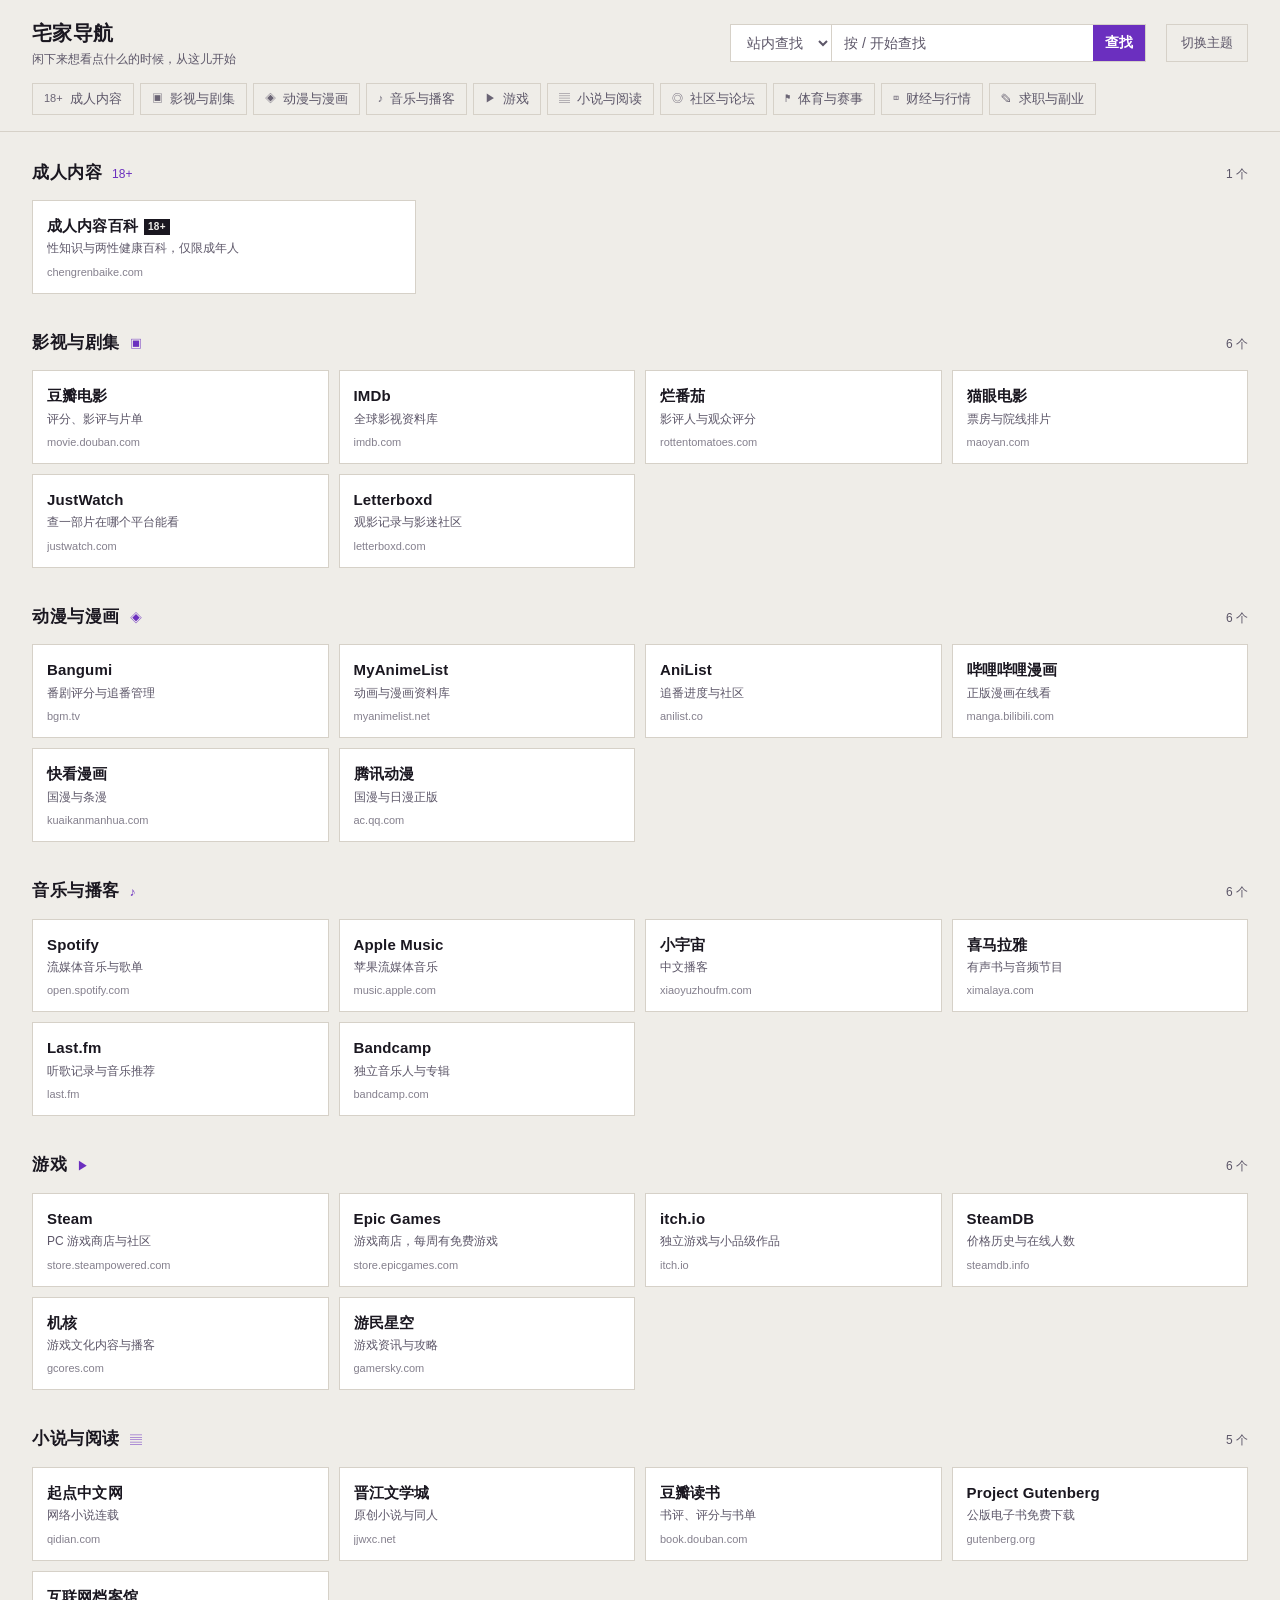
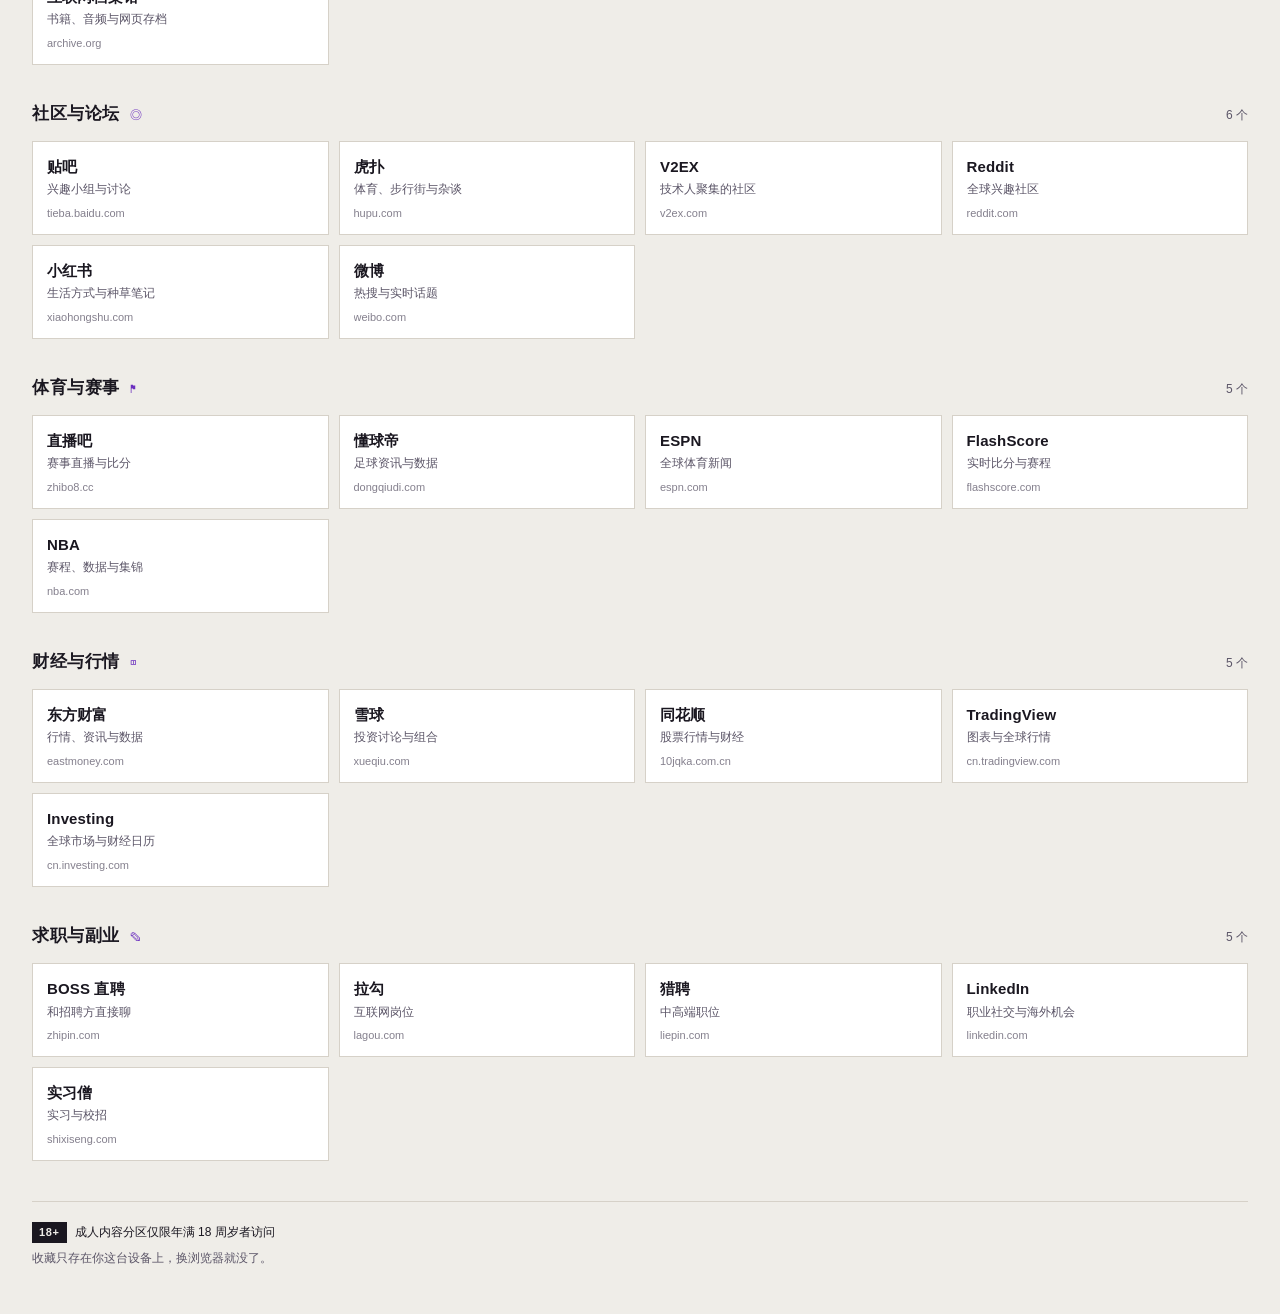
<file: index.html>
<!doctype html>
<html lang="zh-CN">
<head>
<meta charset="utf-8">
<meta name="viewport" content="width=device-width,initial-scale=1">
<title>宅家导航 - 影视动漫游戏与阅读网址分类</title>
<meta name="description" content="按分类整理的休闲网址：影视剧集、动漫漫画、音乐播客、游戏、小说阅读、社区论坛、体育赛事、财经行情与求职，支持站内查找和本地收藏。含成人内容分区，仅限 18 周岁及以上访问。">

<!-- ↓ 镜像站取消这一行注释，主力站保持注释。详见 README.md
     只开 noindex,follow。别再加指向别处的 canonical：
     两个信号矛盾，canonical 会把 noindex 一并传过去。 -->
<!-- <meta name="robots" content="noindex,follow"> -->

<meta property="og:type" content="website">
<meta property="og:locale" content="zh_CN">
<meta property="og:title" content="宅家导航 - 影视动漫游戏与阅读网址分类">
<meta property="og:description" content="影视、动漫、音乐、游戏、小说与社区的分类网址，支持站内查找和本地收藏。">
<meta name="referrer" content="no-referrer-when-downgrade">
<link rel="stylesheet" href="style.css">
</head>
<body>

<!-- 脚本没起来时的兜底。app.js 一启动就会把它藏掉。
     noscript 只管「禁用了 JS」，管不了「JS 开着但 app.js 被拦截」。 -->
<div class="boot">
  <h2>页面没能加载完整</h2>
  <p>刷新一下通常就好。如果反复这样，可能是拦截插件挡掉了本页的脚本。</p>
</div>

<noscript>
  <div class="boot">
    <h2>需要开启 JavaScript</h2>
    <p>本页的分类和查找功能依赖脚本。</p>
  </div>
</noscript>

<div id="shell" class="shell" hidden>

  <header class="top">
    <div class="top-row">
      <!-- 用 h1 而不是 strong：整页的标题层级要从 1 开始，
           否则文档大纲直接从 h2 起步，读屏器的标题导航会断档。 -->
      <div class="brand">
        <h1 class="brand-name" id="brand-name">宅家导航</h1>
        <span id="brand-tag"></span>
      </div>

      <form id="find-form" class="find" role="search">
        <label class="sr-only" for="engine">查找方式</label>
        <select id="engine">
          <option value="local">站内查找</option>
          <option value="baidu">百度</option>
          <option value="bing">Bing</option>
          <option value="google">Google</option>
        </select>
        <label class="sr-only" for="find">关键词</label>
        <input id="find" type="search" placeholder="按 / 开始查找" autocomplete="off" spellcheck="false">
        <button type="submit">查找</button>
      </form>

      <!-- aria-label 里必须包含可见文字「切换主题」，
           否则语音控制说「点击切换主题」匹配不上（WCAG 2.5.3）。
           app.js 会把它更新成「切换主题，当前浅色 / 当前深色」。 -->
      <button type="button" id="theme" class="theme" aria-label="切换主题">切换主题</button>
    </div>

    <nav id="chips" class="chips" aria-label="分类"></nav>
  </header>

  <main class="main">
    <section id="fav-block" class="block" hidden aria-labelledby="fav-title">
      <div class="block-head">
        <h2 id="fav-title">常用</h2>
        <span class="tally" id="fav-tally"></span>
      </div>
      <div id="fav-grid" class="grid"></div>
    </section>

    <div id="groups"></div>

    <p id="empty" class="empty" hidden></p>

    <footer class="foot">
      <p class="foot-age"><span class="mark">18+</span> 成人内容分区仅限年满 18 周岁者访问</p>
      <p class="foot-note" id="foot-note"></p>
    </footer>
  </main>
</div>

<!-- 成人条目的点击确认。只拦那一条，其余链接照常直达。 -->
<div id="ask" class="ask" role="dialog" aria-modal="true" aria-labelledby="ask-title" hidden>
  <div class="ask-panel">
    <p class="mark-row"><span class="mark">18+</span></p>
    <h2 id="ask-title">这是成人内容</h2>
    <p class="ask-body">你正要打开 <span id="ask-name"></span>，内容面向成年人。请确认你已满 18 周岁。</p>
    <div class="ask-actions">
      <button type="button" id="ask-ok" class="btn">我已满 18 周岁，继续</button>
      <button type="button" id="ask-no" class="btn btn-quiet">取消</button>
    </div>
    <p class="ask-fine">确认结果只存在这台设备的浏览器里，下次不再询问。</p>
  </div>
</div>

<script src="sites.js"></script>
<script src="app.js"></script>
</body>
</html>
</file>
<file: style.css>
/* 宅家导航 ---------------------------------------------------
   第四套视觉。和前三个项目刻意区分：
   baike-nav 深李木墨 + 黄铜 + 宋体 + 目录引点线
   nav-hub   冷灰 + 正红 + 黑体重字 + 大块标识条
   changyong 深靛蓝 + 青绿 + 左侧栏 + 无框密排
   本站      浅暖底 + 浓紫 + 顶部吸附分类条 + 有框平铺卡片

   全站只有一个强调色（紫）。18+ 角标不另起颜色，
   用墨黑反白 —— 重音只花在一个地方。 */

:root {
  color-scheme: light dark;

  --ground: #EFEDE8;
  --panel:  #FFFFFF;
  --ink:    #1A1720;
  --muted:  #5C5668;
  --line:   #D6D1C8;
  --accent: #6B2FBF;
  --on-accent: #FFFFFF;

  --sans: "PingFang SC", "Microsoft YaHei", "Hiragino Sans GB", "Noto Sans SC", sans-serif;
}

/* 手动切到浅色时也要显式声明：系统是深色的话，
   UA 画的滚动条、select 弹出层、搜索框清除按钮会继续用深色，
   压在已经变白的背景上就看不见了。 */
[data-theme="light"] { color-scheme: light; }

[data-theme="dark"] {
  color-scheme: dark;
  --ground: #17151C;
  --panel:  #211E29;
  --ink:    #EDEAF2;
  --muted:  #A69EB4;
  --line:   #322D3D;
  --accent: #B894FF;
  --on-accent: #1A1226;
}

*, *::before, *::after { box-sizing: border-box; }

html { -webkit-text-size-adjust: 100%; }

body {
  margin: 0;
  background: var(--ground);
  color: var(--ink);
  font-family: var(--sans);
  font-size: 16px;
  line-height: 1.55;
}

a { color: inherit; text-decoration: none; }

.sr-only {
  position: absolute; width: 1px; height: 1px;
  margin: -1px; padding: 0; overflow: hidden;
  clip: rect(0 0 0 0); white-space: nowrap; border: 0;
}

:focus-visible { outline: 2px solid var(--accent); outline-offset: 2px; }

.shell[hidden] { display: none; }

/* 顶部：吸附的品牌 + 查找 + 分类条 ------------------------- */

.top {
  position: sticky;
  top: 0;
  z-index: 10;
  background: var(--ground);
  border-bottom: 1px solid var(--line);
  padding: 1.125rem 2rem .5rem;
}

.top-row {
  display: flex;
  align-items: center;
  gap: 1.25rem;
  flex-wrap: wrap;
  margin-bottom: .875rem;
}

.brand { flex: none; margin-right: auto; }

.brand-name {
  display: block;
  font-size: 1.25rem;
  font-weight: 700;
  letter-spacing: .02em;
  margin: 0;
}

.brand span {
  display: block;
  margin-top: .0625rem;
  font-size: .75rem;
  color: var(--muted);
}

.find {
  display: flex;
  flex: 0 1 26rem;
  min-width: 0;
  border: 1px solid var(--line);
  background: var(--panel);
}

.find:focus-within { border-color: var(--accent); }

.find select, .find input, .find button {
  font-family: inherit;
  font-size: .875rem;
  border: 0;
  background: transparent;
  color: var(--ink);
  padding: .5625rem .75rem;
}

.find select {
  flex: none;
  border-right: 1px solid var(--line);
  color: var(--muted);
  cursor: pointer;
}

.find input { flex: 1 1 auto; min-width: 0; }
.find input::placeholder { color: var(--muted); }

.find button {
  flex: none;
  background: var(--accent);
  color: var(--on-accent);
  font-weight: 600;
  cursor: pointer;
}

.theme {
  flex: none;
  font-family: inherit;
  font-size: .8125rem;
  padding: .5625rem .875rem;
  border: 1px solid var(--line);
  background: transparent;
  color: var(--muted);
  cursor: pointer;
  transition: color .14s ease, border-color .14s ease;
}

.theme:hover { color: var(--ink); border-color: var(--ink); }

/* 分类条：横向滚动的标签，取代左侧栏 */

.chips {
  display: flex;
  gap: .375rem;
  overflow-x: auto;
  padding-bottom: .5rem;
  scrollbar-width: thin;
}

.chip {
  flex: none;
  display: inline-flex;
  align-items: center;
  gap: .4375rem;
  padding: .3125rem .6875rem;
  font-size: .8125rem;
  color: var(--muted);
  border: 1px solid var(--line);
  white-space: nowrap;
  transition: color .14s ease, border-color .14s ease;
}

.chip:hover, .chip:focus-visible { color: var(--ink); border-color: var(--ink); }

.chip[aria-current="true"] {
  color: var(--on-accent);
  background: var(--accent);
  border-color: var(--accent);
}

.chip-glyph { font-size: .6875rem; opacity: .9; }

/* 主区 ------------------------------------------------------ */

.main { padding: 1.75rem 2rem 2.5rem; }

.block { margin-bottom: 2.25rem; scroll-margin-top: 7.5rem; }

.block-head {
  display: flex;
  align-items: baseline;
  gap: .625rem;
  margin-bottom: .875rem;
}

.block-head h2 {
  font-size: 1.0625rem;
  font-weight: 700;
  letter-spacing: .03em;
  margin: 0;
}

.block-glyph { font-size: .75rem; color: var(--accent); }

/* 条目数是信息，不是装饰 */
.tally { margin-left: auto; font-size: .75rem; color: var(--muted); }

/* 条目卡片：平的，无圆角无投影 ----------------------------- */

.grid {
  display: grid;
  grid-template-columns: repeat(auto-fill, minmax(15rem, 1fr));
  gap: .625rem;
}

.grid[data-single] { grid-template-columns: minmax(0, 24rem); }

.item {
  position: relative;
  background: var(--panel);
  border: 1px solid var(--line);
  transition: border-color .14s ease;
}

.item:hover, .item:focus-within { border-color: var(--accent); }

.item-link { display: block; padding: .8125rem 2rem .75rem .875rem; }

.item-name {
  display: block;
  font-size: .9375rem;
  font-weight: 600;
  letter-spacing: .01em;
}

.item-note {
  display: block;
  margin-top: .125rem;
  font-size: .75rem;
  color: var(--muted);
  overflow: hidden;
  text-overflow: ellipsis;
  white-space: nowrap;
}

/* 域名常驻显示：点进去之前就知道要去哪 */
.item-host {
  display: block;
  margin-top: .375rem;
  font-size: .6875rem;
  color: var(--muted);
  opacity: .75;
  overflow: hidden;
  text-overflow: ellipsis;
  white-space: nowrap;
}

.item-link:hover .item-name,
.item-link:focus-visible .item-name { color: var(--accent); }

/* 18+ 角标不另起颜色：墨黑反白，重音只花在紫色上 */
.item-badge {
  display: inline-block;
  margin-left: .375rem;
  padding: 0 .25rem;
  background: var(--ink);
  color: var(--ground);
  font-size: .625rem;
  font-weight: 700;
  letter-spacing: .04em;
  vertical-align: .08em;
}

/* 收藏星 */

.star {
  position: absolute;
  top: .5rem;
  right: .375rem;
  width: 1.5rem;
  height: 1.5rem;
  padding: 0;
  border: 0;
  background: transparent;
  color: var(--muted);
  font-size: .9375rem;
  line-height: 1;
  cursor: pointer;
  opacity: 0;
  transition: opacity .14s ease, color .14s ease;
}

.item:hover .star,
.star:focus-visible,
.star[aria-pressed="true"] { opacity: 1; }

.star:hover, .star[aria-pressed="true"] { color: var(--accent); }

/* 触屏没有 hover，星标会一直全透明 —— 收藏功能在手机上
   等于不存在。 */
@media (hover: none) {
  .star { opacity: .55; }
}

/* 空结果 ---------------------------------------------------- */

.empty { padding: 2rem .125rem; font-size: .9375rem; color: var(--muted); }
.empty[hidden] { display: none; }

/* 页脚 ------------------------------------------------------ */

.foot {
  margin-top: 2.5rem;
  padding-top: 1.25rem;
  border-top: 1px solid var(--line);
  font-size: .75rem;
  color: var(--muted);
}

.foot p { margin: 0 0 .375rem; }
.foot-age { display: flex; align-items: center; gap: .5rem; color: var(--ink); }

.mark {
  padding: .125rem .4375rem;
  background: var(--ink);
  color: var(--ground);
  font-size: .6875rem;
  font-weight: 700;
  letter-spacing: .06em;
}

/* 成人条目的点击确认 ---------------------------------------- */

.ask {
  position: fixed;
  inset: 0;
  z-index: 20;
  display: flex;
  align-items: flex-start;
  justify-content: center;
  /* 必须能滚：矮视口下面板会被切掉，按钮就点不着了 */
  overflow: auto;
  padding: 1.5rem;
  background: rgba(16, 12, 24, .78);
}

.ask[hidden] { display: none; }

.ask-panel {
  width: 100%;
  max-width: 26rem;
  margin: auto;
  background: var(--panel);
  border: 1px solid var(--line);
  border-top: 3px solid var(--accent);
  padding: 1.625rem 1.5rem 1.375rem;
}

.mark-row { margin: 0 0 .875rem; }

.ask-panel h2 { font-size: 1.375rem; font-weight: 700; margin: 0 0 .5rem; }
.ask-body { font-size: .9375rem; margin: 0 0 1.25rem; }
.ask-body span { font-weight: 600; }

.ask-actions { display: flex; flex-wrap: wrap; gap: .625rem; margin-bottom: .875rem; }

.btn {
  font-family: inherit;
  font-size: .875rem;
  font-weight: 600;
  padding: .625rem 1.125rem;
  background: var(--accent);
  color: var(--on-accent);
  border: 1px solid var(--accent);
  cursor: pointer;
}

.btn:hover { opacity: .88; }

.btn-quiet {
  background: transparent;
  color: var(--muted);
  border-color: var(--line);
  font-weight: 400;
}

.btn-quiet:hover { opacity: 1; color: var(--ink); border-color: var(--ink); }

.ask-fine { font-size: .6875rem; color: var(--muted); margin: 0; }

/* 脚本没起来时的兜底 ---------------------------------------- */

.boot, .notice {
  max-width: 26rem;
  margin: 4rem auto;
  padding: 1.625rem 1.5rem;
  background: var(--panel);
  border: 1px solid var(--line);
}

/* 只藏静态的 .boot。JS 注入的提示框必须用 .notice，
   同名的话刚创建就会被这条规则藏掉，兜底等于白写。 */
.js-ok .boot { display: none; }

.boot h2, .notice h2 { font-size: 1.25rem; font-weight: 700; margin: 0 0 .5rem; }
.boot p, .notice p { margin: 0; font-size: .875rem; color: var(--muted); }

.notice { margin: 2rem 0; }

/* 窄屏 ------------------------------------------------------ */

@media (max-width: 46rem) {
  .top { padding: .875rem 1rem .375rem; }
  .top-row { gap: .75rem; margin-bottom: .75rem; }
  .brand { margin-right: 0; flex: 1 1 100%; }
  .find { flex: 1 1 auto; }
  .main { padding: 1.25rem 1rem 2rem; }
  .block { scroll-margin-top: 9rem; }
  .grid { grid-template-columns: 1fr; }
  .grid[data-single] { grid-template-columns: 1fr; }
}

@media (prefers-reduced-motion: reduce) {
  *, *::before, *::after { transition-duration: .01ms !important; }
}
</file>
